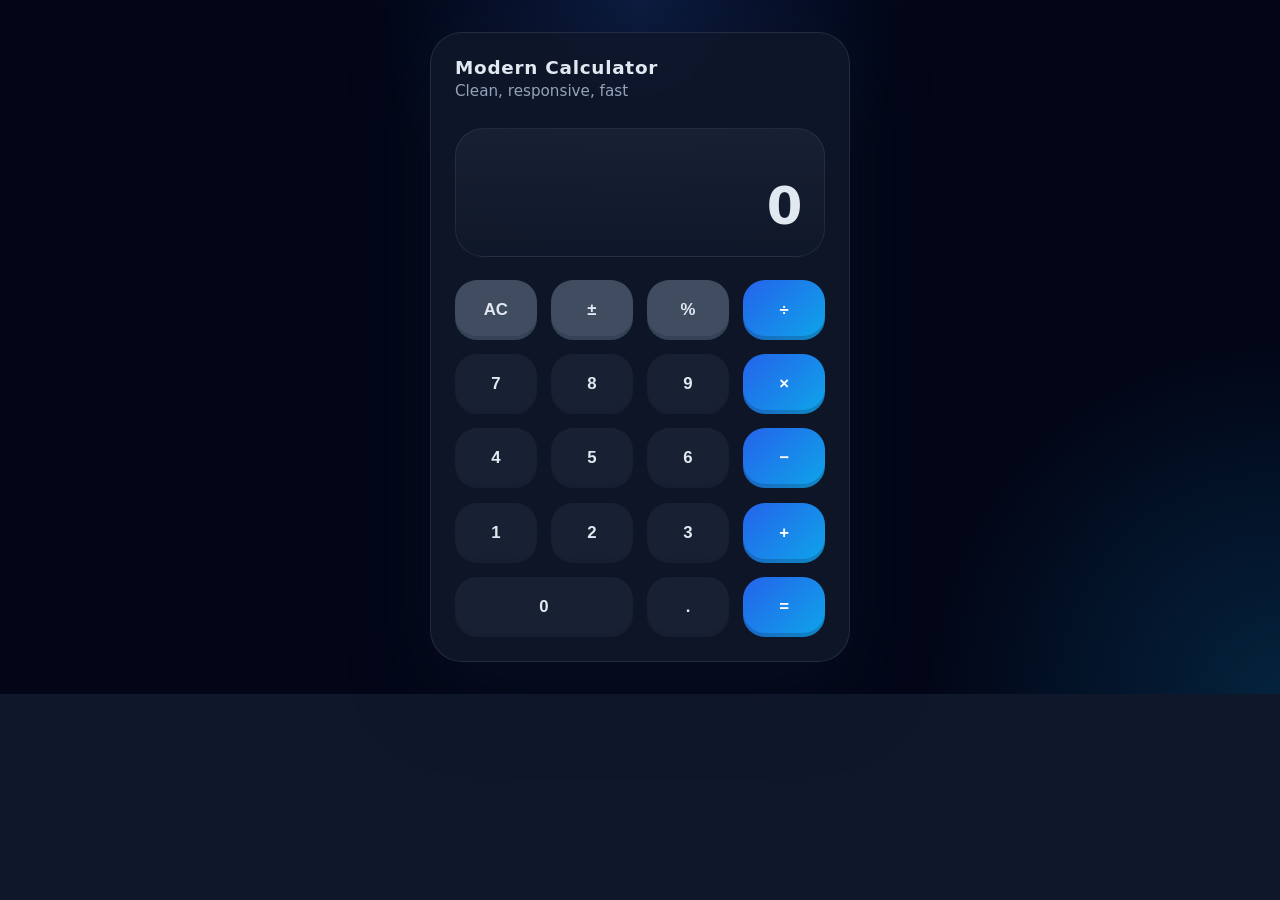
<file: index.html>
<!DOCTYPE html>
<html lang="en">
<head>
  <meta charset="UTF-8" />
  <meta name="viewport" content="width=device-width, initial-scale=1.0" />
  <title>Modern Calculator</title>
  <link rel="stylesheet" href="styles.css" />
</head>
<body>
  <main class="calculator-shell">
    <section class="calculator-card">
      <div class="calculator-header">
        <div>
          <p class="app-title">Modern Calculator</p>
          <p class="app-subtitle">Clean, responsive, fast</p>
        </div>
      </div>
      <div class="screen" id="screen">
        <div class="screen-history" id="history"></div>
        <div class="screen-value" id="display">0</div>
      </div>
      <div class="button-grid">
        <button class="button button-ac" data-action="clear">AC</button>
        <button class="button button-plusminus" data-action="toggle-sign">±</button>
        <button class="button button-percent" data-action="percent">%</button>
        <button class="button button-operator" data-action="divide">÷</button>

        <button class="button" data-digit="7">7</button>
        <button class="button" data-digit="8">8</button>
        <button class="button" data-digit="9">9</button>
        <button class="button button-operator" data-action="multiply">×</button>

        <button class="button" data-digit="4">4</button>
        <button class="button" data-digit="5">5</button>
        <button class="button" data-digit="6">6</button>
        <button class="button button-operator" data-action="subtract">−</button>

        <button class="button" data-digit="1">1</button>
        <button class="button" data-digit="2">2</button>
        <button class="button" data-digit="3">3</button>
        <button class="button button-operator" data-action="add">+</button>

        <button class="button button-zero" data-digit="0">0</button>
        <button class="button" data-action="decimal">.</button>
        <button class="button button-equals" data-action="equals">=</button>
      </div>
    </section>
  </main>
  <script src="app.js"></script>
</body>
</html>
</file>
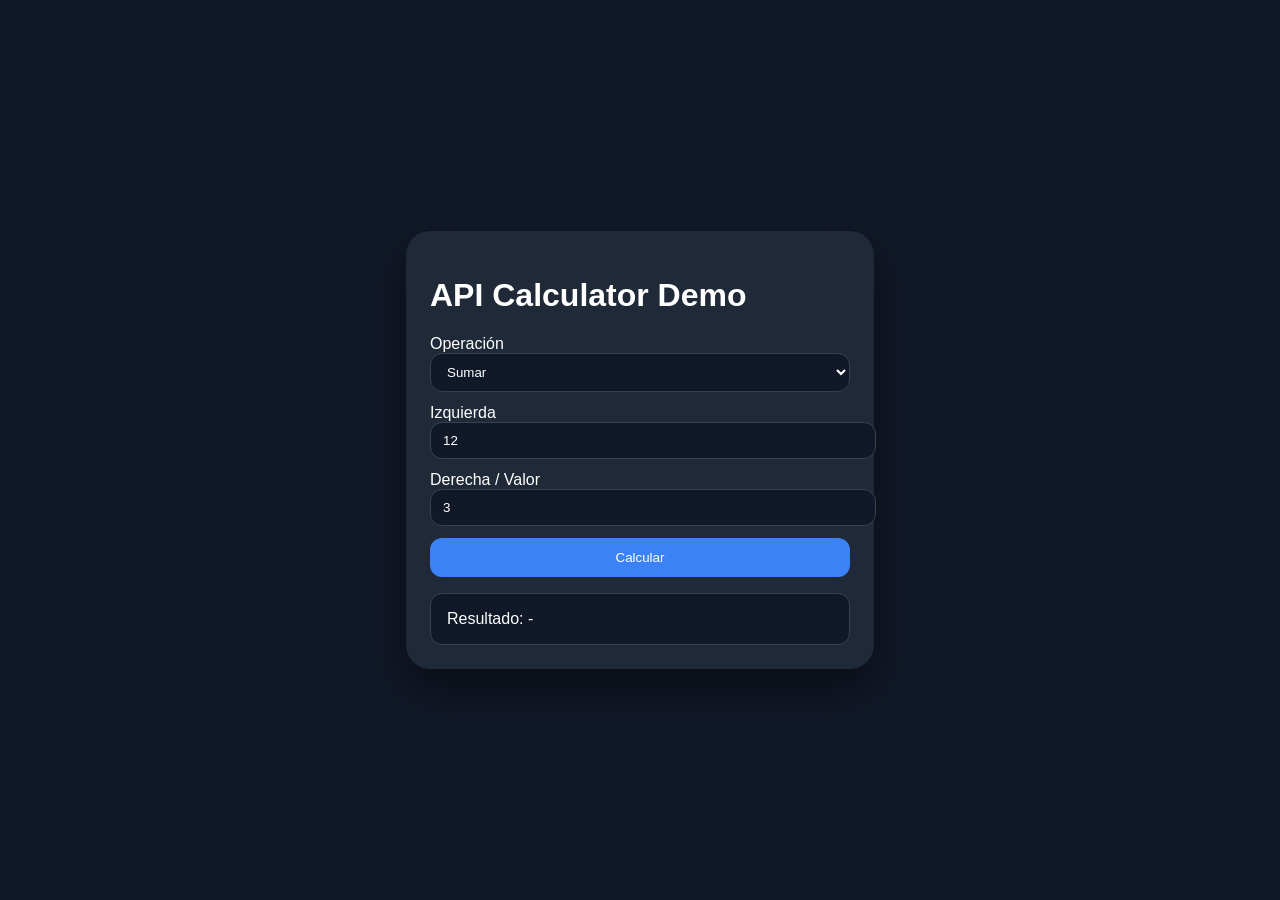
<file: external_example.html>
<!DOCTYPE html>
<html lang="en">
<head>
  <meta charset="UTF-8" />
  <meta name="viewport" content="width=device-width, initial-scale=1.0" />
  <title>Calculadora API Example</title>
  <style>
    body { font-family: Arial, sans-serif; min-height: 100vh; display: flex; align-items: center; justify-content: center; background: #111827; color: white; margin: 0; }
    .container { width: min(420px, 100%); background: #1f2937; padding: 24px; border-radius: 24px; box-shadow: 0 20px 40px rgba(0,0,0,0.45); }
    label, button { display: block; width: 100%; margin-bottom: 12px; }
    input, select { width: 100%; padding: 10px 12px; border-radius: 12px; border: 1px solid #374151; background: #111827; color: white; }
    button { cursor: pointer; border: none; background: #3b82f6; color: white; padding: 12px; border-radius: 12px; }
    .result { margin-top: 16px; padding: 16px; background: #111827; border: 1px solid #374151; border-radius: 12px; }
  </style>
</head>
<body>
  <div class="container">
    <h1>API Calculator Demo</h1>
    <label>
      Operación
      <select id="action">
        <option value="add">Sumar</option>
        <option value="subtract">Restar</option>
        <option value="multiply">Multiplicar</option>
        <option value="divide">Dividir</option>
        <option value="percent">Porcentaje</option>
        <option value="toggle-sign">Cambiar signo</option>
      </select>
    </label>
    <label>
      Izquierda
      <input id="left" type="number" step="any" value="12" />
    </label>
    <label>
      Derecha / Valor
      <input id="right" type="number" step="any" value="3" />
    </label>
    <button id="calculate">Calcular</button>
    <div class="result" id="result">Resultado: -</div>
  </div>

  <script>
    const API_URL = 'http://localhost:5000/api/calc';
    const actionSelect = document.getElementById('action');
    const leftInput = document.getElementById('left');
    const rightInput = document.getElementById('right');
    const resultDiv = document.getElementById('result');
    const calculateButton = document.getElementById('calculate');

    const renderResult = (text) => {
      resultDiv.textContent = `Resultado: ${text}`;
    };

    const updateFields = () => {
      const action = actionSelect.value;
      if (action === 'percent' || action === 'toggle-sign') {
        rightInput.disabled = true;
        rightInput.value = '';
      } else {
        rightInput.disabled = false;
      }
    };

    actionSelect.addEventListener('change', updateFields);
    updateFields();

    calculateButton.addEventListener('click', async () => {
      const action = actionSelect.value;
      const left = leftInput.value;
      const right = rightInput.value;
      const payload = {
        action,
      };
      if (action === 'percent' || action === 'toggle-sign') {
        payload.value = left;
      } else {
        payload.left = left;
        payload.right = right;
      }

      try {
        const response = await fetch(API_URL, {
          method: 'POST',
          headers: { 'Content-Type': 'application/json' },
          body: JSON.stringify(payload),
        });
        const data = await response.json();
        if (!response.ok) {
          throw new Error(data.error || 'Error de API');
        }
        renderResult(data.result);
      } catch (error) {
        renderResult(error.message);
      }
    });
  </script>
</body>
</html>
</file>
<file: styles.css>
* {
  box-sizing: border-box;
}

:root {
  color-scheme: dark;
  font-family: Inter, system-ui, -apple-system, BlinkMacSystemFont, "Segoe UI", sans-serif;
  background: #0f172a;
  color: #e2e8f0;
}

html, body {
  margin: 0;
  min-height: 100%;
}

body {
  display: flex;
  align-items: center;
  justify-content: center;
  padding: 2rem;
  background: radial-gradient(circle at top, rgba(59, 130, 246, 0.18), transparent 28%),
              radial-gradient(circle at bottom right, rgba(14, 165, 233, 0.18), transparent 24%),
              #020617;
}

.calculator-shell {
  width: min(100%, 420px);
}

.calculator-card {
  background: rgba(15, 23, 42, 0.92);
  border: 1px solid rgba(148, 163, 184, 0.16);
  border-radius: 32px;
  box-shadow: 0 30px 80px rgba(15, 23, 42, 0.45);
  padding: 1.5rem;
  backdrop-filter: blur(20px);
}

.calculator-header {
  display: flex;
  align-items: flex-start;
  justify-content: space-between;
  gap: 1rem;
  margin-bottom: 1.75rem;
}

.app-title {
  margin: 0;
  font-size: 1.15rem;
  font-weight: 700;
  letter-spacing: 0.04em;
}

.app-subtitle {
  margin: 0.25rem 0 0;
  color: #94a3b8;
  font-size: 0.95rem;
}

.screen {
  background: linear-gradient(180deg, rgba(148, 163, 184, 0.08), rgba(148, 163, 184, 0.02));
  border: 1px solid rgba(148, 163, 184, 0.12);
  border-radius: 28px;
  padding: 1.25rem 1.35rem;
  margin-bottom: 1.4rem;
  min-height: 120px;
  display: grid;
  gap: 0.5rem;
}

.screen-history {
  color: #94a3b8;
  font-size: 0.95rem;
  min-height: 1.2rem;
  word-break: break-all;
}

.screen-value {
  font-size: clamp(2.25rem, 4vw, 3.5rem);
  font-weight: 700;
  text-align: right;
  overflow-wrap: anywhere;
}

.button-grid {
  display: grid;
  grid-template-columns: repeat(4, minmax(0, 1fr));
  gap: 0.9rem;
}

.button {
  border: none;
  background: rgba(148, 163, 184, 0.08);
  color: #e2e8f0;
  border-radius: 22px;
  padding: 1.25rem 0;
  font-size: 1.05rem;
  font-weight: 600;
  cursor: pointer;
  transition: transform 0.15s ease, background 0.15s ease, box-shadow 0.15s ease;
  box-shadow: inset 0 -4px 0 rgba(15, 23, 42, 0.2);
}

.button:hover,
.button:focus-visible {
  transform: translateY(-1px);
  outline: none;
  background: rgba(148, 163, 184, 0.16);
}

.button:active {
  transform: translateY(0);
  box-shadow: inset 0 -2px 0 rgba(15, 23, 42, 0.2);
}

.button-ac,
.button-plusminus,
.button-percent {
  background: rgba(71, 85, 105, 0.88);
}

.button-operator,
.button-equals {
  background: linear-gradient(135deg, #2563eb, #0ea5e9);
  color: #ffffff;
}

.button-zero {
  grid-column: span 2;
}

@media (max-width: 360px) {
  .calculator-card {
    padding: 1.1rem;
  }

  .button {
    padding: 1rem 0;
    font-size: 1rem;
  }
}
</file>
